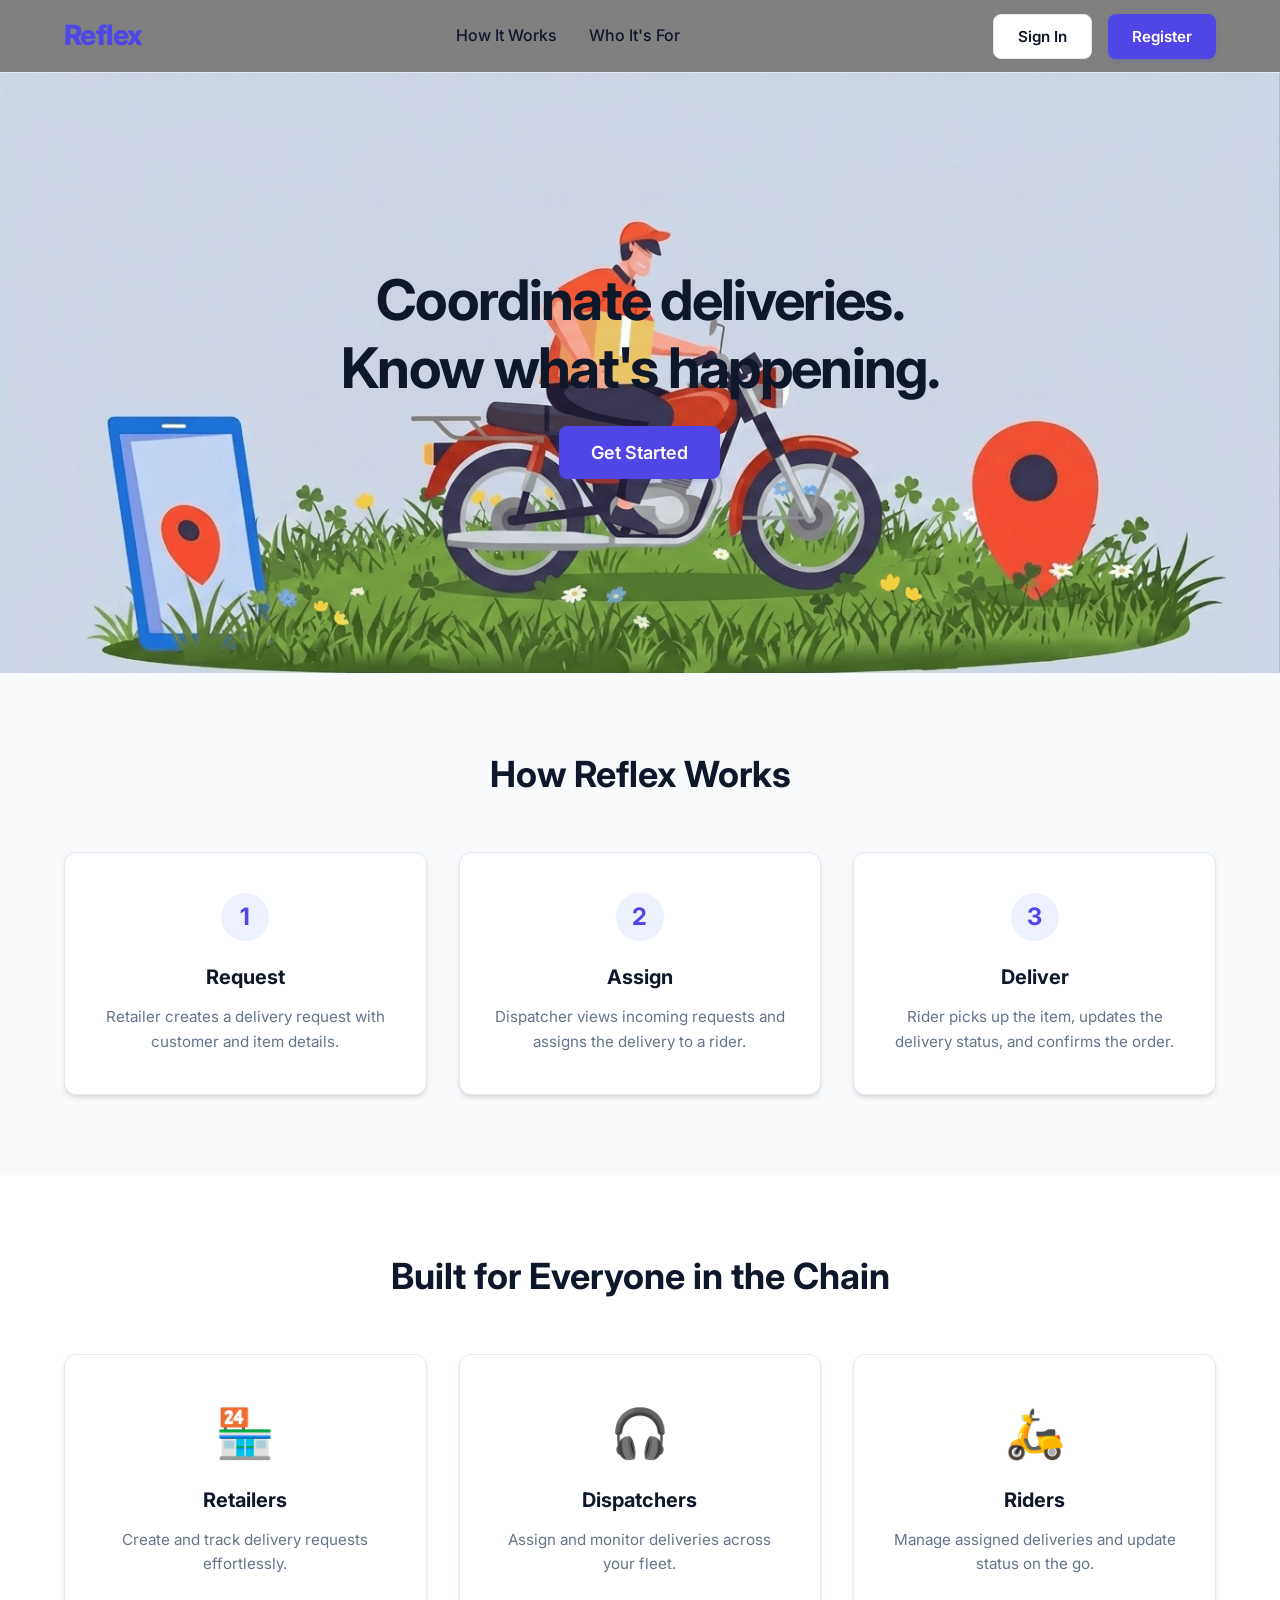
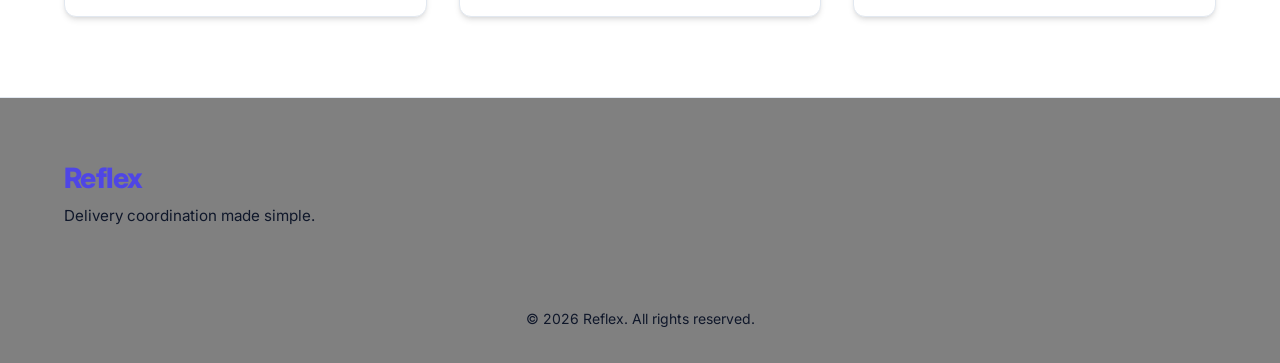
<file: reflex_web/index.html>
<!DOCTYPE html>
<html lang="en">

<head>
    <meta charset="UTF-8">
    <meta name="viewport" content="width=device-width, initial-scale=1.0">
    <title>Reflex - Delivery Management</title>
    <link rel="stylesheet" href="css/style.css">
    <!-- Google Fonts for modern typography -->
    <link href="https://fonts.googleapis.com/css2?family=Inter:wght@400;500;600;700;800&display=swap" rel="stylesheet">
</head>

<body class="landing-body">
    <!-- Header -->
    <header class="landing-header">
        <div class="container header-container">
            <h1 class="logo">Reflex</h1>
            <nav class="nav-links">
                <a href="#how-it-works">How It Works</a>
                <a href="#roles">Who It's For</a>
            </nav>
            <div style="display: flex; gap: 1rem;">
                <button class="btn btn-outline" id="open-login-modal" style="background: white;">Sign In</button>
                <button class="btn btn-primary" id="open-register-modal">Register</button>
            </div>
        </div>
    </header>

    <main>
        <!-- Hero Section -->
        <section class="hero">
            <div class="container hero-container">
                <div class="hero-content">
                    <h2 class="hero-title">Coordinate deliveries.<br>Know what's happening.</h2>
                    <!--<p class="hero-subtitle">Reflex helps retailers, dispatchers and riders manage deliveries seamlessly
                        from request to confirmation.</p>-->
                    <button class="btn btn-primary btn-lg" id="hero-sign-in">Get Started</button>
                </div>
            </div>
        </section>

        <!-- How It Works Section -->
        <section id="how-it-works" class="features-section bg-light">
            <div class="container">
                <h2 class="section-title">How Reflex Works</h2>
                <div class="feature-grid">
                    <div class="feature-card">
                        <div class="feature-number">1</div>
                        <h3>Request</h3>
                        <p>Retailer creates a delivery request with customer and item details.</p>
                    </div>
                    <div class="feature-card">
                        <div class="feature-number">2</div>
                        <h3>Assign</h3>
                        <p>Dispatcher views incoming requests and assigns the delivery to a rider.</p>
                    </div>
                    <div class="feature-card">
                        <div class="feature-number">3</div>
                        <h3>Deliver</h3>
                        <p>Rider picks up the item, updates the delivery status, and confirms the order.</p>
                    </div>
                </div>
            </div>
        </section>

        <!-- Roles Section -->
        <section id="roles" class="features-section">
            <div class="container">
                <h2 class="section-title">Built for Everyone in the Chain</h2>
                <div class="roles-grid">
                    <div class="role-card">
                        <div class="role-icon">🏪</div>
                        <h3>Retailers</h3>
                        <p>Create and track delivery requests effortlessly.</p>
                    </div>
                    <div class="role-card">
                        <div class="role-icon">🎧</div>
                        <h3>Dispatchers</h3>
                        <p>Assign and monitor deliveries across your fleet.</p>
                    </div>
                    <div class="role-card">
                        <div class="role-icon">🛵</div>
                        <h3>Riders</h3>
                        <p>Manage assigned deliveries and update status on the go.</p>
                    </div>
                </div>
            </div>
        </section>
    </main>

    <!-- Global Footer -->
    <footer class="global-footer">
        <div class="container">
            <div class="footer-content">
                <div class="footer-brand">
                    <h2 class="logo footer-logo">Reflex</h2>
                    <p>Delivery coordination made simple.</p>
                </div>
            </div>
            <div class="footer-bottom">
                <p>&copy; 2026 Reflex. All rights reserved.</p>
            </div>
        </div>
    </footer>

    <!-- Login Modal -->
    <div class="modal-overlay" id="login-modal">
        <div class="modal">
            <div class="modal-header">
                <h3>Sign In</h3>
                <button class="close-btn" id="close-login-modal" aria-label="Close modal">&times;</button>
            </div>
            <div class="modal-body">
                <div id="login-error" class="error-message" style="display: none;"></div>

                <form id="login-form">
                    <div class="form-group">
                        <label for="username">Email</label>
                        <input type="email" id="username" name="username" required placeholder="Enter your email">
                    </div>

                    <div class="form-group">
                        <label for="password">Password</label>
                        <div class="password-wrapper">
                            <input type="password" id="password" name="password" required placeholder="Enter password">
                            <button type="button" class="toggle-password" id="toggle-password"
                                aria-label="Show password" title="Show password">
                                <svg id="eye-icon" xmlns="http://www.w3.org/2000/svg" width="20" height="20"
                                    viewBox="0 0 24 24" fill="none" stroke="currentColor" stroke-width="2"
                                    stroke-linecap="round" stroke-linejoin="round">
                                    <path d="M1 12s4-8 11-8 11 8 11 8-4 8-11 8-11-8-11-8z"></path>
                                    <circle cx="12" cy="12" r="3"></circle>
                                </svg>
                                <svg id="eye-off-icon" xmlns="http://www.w3.org/2000/svg" width="20" height="20"
                                    viewBox="0 0 24 24" fill="none" stroke="currentColor" stroke-width="2"
                                    stroke-linecap="round" stroke-linejoin="round" style="display: none;">
                                    <path
                                        d="M17.94 17.94A10.07 10.07 0 0 1 12 20c-7 0-11-8-11-8a18.45 18.45 0 0 1 5.06-5.94M9.9 4.24A9.12 9.12 0 0 1 12 4c7 0 11 8 11 8a18.5 18.5 0 0 1-2.16 3.19m-6.72-1.07a3 3 0 1 1-4.24-4.24">
                                    </path>
                                    <line x1="1" y1="1" x2="23" y2="23"></line>
                                </svg>
                            </button>
                        </div>
                    </div>

                    <button type="submit" class="btn btn-primary btn-block">Sign In</button>
                </form>
            </div>
        </div>
    </div>

    <!-- Registration Modal -->
    <div class="modal-overlay" id="register-modal">
        <div class="modal">
            <div class="modal-header">
                <h3>Create Account</h3>
                <button class="close-btn" id="close-register-modal" aria-label="Close modal">&times;</button>
            </div>
            <div class="modal-body">
                <div id="register-error" class="error-message" style="display: none;"></div>
                <div id="register-success" class="success-message" style="display: none; text-align: center;">
                    Account created successfully.
                    <br>You can now sign in using your email and password.
                    <br><br>
                    <button class="btn btn-primary btn-block" id="switch-to-login">Sign In</button>
                </div>

                <form id="register-form">
                    <div class="form-group">
                        <label for="reg-role">Role</label>
                        <select id="reg-role" name="role" required>
                            <option value="" disabled selected>Select Role</option>
                            <option value="RETAILER">Retailer</option>
                            <option value="DISPATCHER">Dispatcher</option>
                            <option value="RIDER">Rider</option>
                        </select>
                    </div>

                    <div class="form-group">
                        <label for="reg-email">Email</label>
                        <input type="email" id="reg-email" name="email" required placeholder="Enter your email">
                    </div>

                    <div class="form-group">
                        <label for="reg-phone">Phone Number</label>
                        <input type="text" id="reg-phone" name="phone" required placeholder="Enter your phone number">
                    </div>

                    <div class="form-group">
                        <label for="reg-password">Password</label>
                        <div class="password-wrapper">
                            <input type="password" id="reg-password" name="password" required
                                placeholder="Create password">
                            <button type="button" class="toggle-password" id="toggle-reg-password"
                                aria-label="Show password" title="Show password">
                                <svg class="eye-icon" xmlns="http://www.w3.org/2000/svg" width="20" height="20"
                                    viewBox="0 0 24 24" fill="none" stroke="currentColor" stroke-width="2"
                                    stroke-linecap="round" stroke-linejoin="round">
                                    <path d="M1 12s4-8 11-8 11 8 11 8-4 8-11 8-11-8-11-8z"></path>
                                    <circle cx="12" cy="12" r="3"></circle>
                                </svg>
                                <svg class="eye-off-icon" xmlns="http://www.w3.org/2000/svg" width="20" height="20"
                                    viewBox="0 0 24 24" fill="none" stroke="currentColor" stroke-width="2"
                                    stroke-linecap="round" stroke-linejoin="round" style="display: none;">
                                    <path
                                        d="M17.94 17.94A10.07 10.07 0 0 1 12 20c-7 0-11-8-11-8a18.45 18.45 0 0 1 5.06-5.94M9.9 4.24A9.12 9.12 0 0 1 12 4c7 0 11 8 11 8a18.5 18.5 0 0 1-2.16 3.19m-6.72-1.07a3 3 0 1 1-4.24-4.24">
                                    </path>
                                    <line x1="1" y1="1" x2="23" y2="23"></line>
                                </svg>
                            </button>
                        </div>
                    </div>

                    <div class="form-group">
                        <label for="reg-confirm-password">Confirm Password</label>
                        <div class="password-wrapper">
                            <input type="password" id="reg-confirm-password" name="confirm-password" required
                                placeholder="Confirm password">
                            <button type="button" class="toggle-password" id="toggle-reg-confirm-password"
                                aria-label="Show password" title="Show password">
                                <svg class="eye-icon" xmlns="http://www.w3.org/2000/svg" width="20" height="20"
                                    viewBox="0 0 24 24" fill="none" stroke="currentColor" stroke-width="2"
                                    stroke-linecap="round" stroke-linejoin="round">
                                    <path d="M1 12s4-8 11-8 11 8 11 8-4 8-11 8-11-8-11-8z"></path>
                                    <circle cx="12" cy="12" r="3"></circle>
                                </svg>
                                <svg class="eye-off-icon" xmlns="http://www.w3.org/2000/svg" width="20" height="20"
                                    viewBox="0 0 24 24" fill="none" stroke="currentColor" stroke-width="2"
                                    stroke-linecap="round" stroke-linejoin="round" style="display: none;">
                                    <path
                                        d="M17.94 17.94A10.07 10.07 0 0 1 12 20c-7 0-11-8-11-8a18.45 18.45 0 0 1 5.06-5.94M9.9 4.24A9.12 9.12 0 0 1 12 4c7 0 11 8 11 8a18.5 18.5 0 0 1-2.16 3.19m-6.72-1.07a3 3 0 1 1-4.24-4.24">
                                    </path>
                                    <line x1="1" y1="1" x2="23" y2="23"></line>
                                </svg>
                            </button>
                        </div>
                    </div>

                    <button type="submit" class="btn btn-primary btn-block">Create Account</button>
                </form>
            </div>
        </div>
    </div>

    <script src="js/api.js?v=2"></script>
    <script src="js/auth.js?v=2"></script>
    <script>
        document.addEventListener('DOMContentLoaded', () => {
            // Check if already logged in
            if (Auth.isLoggedIn()) {
                Auth.redirectBasedOnRole();
            }

            // Modal logic
            const loginModal = document.getElementById('login-modal');
            const openLoginModalBtn = document.getElementById('open-login-modal');
            const heroSignInBtn = document.getElementById('hero-sign-in');
            const closeLoginModalBtn = document.getElementById('close-login-modal');

            const registerModal = document.getElementById('register-modal');
            const openRegisterModalBtn = document.getElementById('open-register-modal');
            const closeRegisterModalBtn = document.getElementById('close-register-modal');
            const switchToLoginBtn = document.getElementById('switch-to-login');

            const openModal = (modal) => {
                modal.classList.add('active');
                document.body.style.overflow = 'hidden'; // Prevent background scrolling
            };

            const closeModal = (modal) => {
                modal.classList.remove('active');
                document.body.style.overflow = '';
            };

            openLoginModalBtn.addEventListener('click', () => openModal(loginModal));
            heroSignInBtn.addEventListener('click', () => openModal(loginModal));
            closeLoginModalBtn.addEventListener('click', () => closeModal(loginModal));

            openRegisterModalBtn.addEventListener('click', () => openModal(registerModal));
            closeRegisterModalBtn.addEventListener('click', () => closeModal(registerModal));

            switchToLoginBtn.addEventListener('click', () => {
                closeModal(registerModal);
                openModal(loginModal);
            });

            // Close on overlay click
            loginModal.addEventListener('click', (e) => {
                if (e.target === loginModal) closeModal(loginModal);
            });
            registerModal.addEventListener('click', (e) => {
                if (e.target === registerModal) closeModal(registerModal);
            });

            // Password toggle logic helper
            const setupPasswordToggle = (inputEl, btnEl) => {
                const eyeIcon = btnEl.querySelector('.eye-icon') || btnEl.querySelector('svg:first-child');
                const eyeOffIcon = btnEl.querySelector('.eye-off-icon') || btnEl.querySelector('svg:last-child');

                btnEl.addEventListener('click', () => {
                    if (inputEl.type === 'password') {
                        inputEl.type = 'text';
                        if (eyeIcon) eyeIcon.style.display = 'none';
                        if (eyeOffIcon) eyeOffIcon.style.display = 'block';
                        btnEl.setAttribute('aria-label', 'Hide password');
                        btnEl.setAttribute('title', 'Hide password');
                    } else {
                        inputEl.type = 'password';
                        if (eyeIcon) eyeIcon.style.display = 'block';
                        if (eyeOffIcon) eyeOffIcon.style.display = 'none';
                        btnEl.setAttribute('aria-label', 'Show password');
                        btnEl.setAttribute('title', 'Show password');
                    }
                });
            };

            setupPasswordToggle(document.getElementById('password'), document.getElementById('toggle-password'));
            setupPasswordToggle(document.getElementById('reg-password'), document.getElementById('toggle-reg-password'));
            setupPasswordToggle(document.getElementById('reg-confirm-password'), document.getElementById('toggle-reg-confirm-password'));

            // Login submission
            const loginForm = document.getElementById('login-form');
            loginForm.addEventListener('submit', async (e) => {
                e.preventDefault();
                const username = document.getElementById('username').value;
                const password = document.getElementById('password').value;
                const errorDiv = document.getElementById('login-error');
                const btn = loginForm.querySelector('button');

                try {
                    errorDiv.style.display = 'none';
                    btn.textContent = 'Signing In...';
                    btn.disabled = true;

                    await API.login(username, password);
                } catch (error) {
                    errorDiv.textContent = error.message || 'Invalid email or password.';
                    errorDiv.style.display = 'block';
                    btn.textContent = 'Sign In';
                    btn.disabled = false;
                }
            });

            // Register submission
            const registerForm = document.getElementById('register-form');
            registerForm.addEventListener('submit', async (e) => {
                e.preventDefault();

                const email = document.getElementById('reg-email').value;
                const phone = document.getElementById('reg-phone').value;
                const role = document.getElementById('reg-role').value;
                const password = document.getElementById('reg-password').value;
                const confirmPassword = document.getElementById('reg-confirm-password').value;

                const errorDiv = document.getElementById('register-error');
                const successDiv = document.getElementById('register-success');
                const btn = registerForm.querySelector('button');

                errorDiv.style.display = 'none';

                if (password !== confirmPassword) {
                    errorDiv.textContent = 'Passwords do not match.';
                    errorDiv.style.display = 'block';
                    return;
                }

                try {
                    btn.textContent = 'Creating Account...';
                    btn.disabled = true;

                    await API.register({ email, phone, role, password });

                    // Show success
                    registerForm.style.display = 'none';
                    successDiv.style.display = 'block';
                } catch (error) {
                    errorDiv.textContent = error.message || 'Unable to create your account right now. Please try again.';
                    errorDiv.style.display = 'block';
                    btn.textContent = 'Create Account';
                    btn.disabled = false;
                }
            });
        });
    </script>
</body>

</html>
</file>
<file: reflex_web/css/style.css>
:root {
    /* Modern SaaS Color Palette */
    --primary-color: #4F46E5;
    /* Indigo 600 */
    --primary-hover: #4338CA;
    /* Indigo 700 */
    --primary-light: #EEF2FF;
    /* Indigo 50 */

    --bg-color: #F8FAFC;
    /* Slate 50 */
    --bg-light: #F1F5F9;
    /* Slate 100 */
    --card-bg: #FFFFFF;

    --text-main: #0F172A;
    /* Slate 900 */
    --text-muted: #64748B;
    /* Slate 500 */

    --border-color: #E2E8F0;
    /* Slate 200 */

    /* Status Colors */
    --status-pending: #F59E0B;
    /* Amber 500 */
    --status-pending-bg: #FEF3C7;
    --status-assigned: #3B82F6;
    /* Blue 500 */
    --status-assigned-bg: #DBEAFE;
    --status-picked-up: #8B5CF6;
    /* Violet 500 */
    --status-picked-up-bg: #EDE9FE;
    --status-delivered: #10B981;
    /* Emerald 500 */
    --status-delivered-bg: #D1FAE5;

    --radius: 12px;
    --radius-sm: 8px;
    --radius-lg: 16px;

    --shadow-sm: 0 1px 2px 0 rgb(0 0 0 / 0.05);
    --shadow: 0 4px 6px -1px rgb(0 0 0 / 0.1), 0 2px 4px -2px rgb(0 0 0 / 0.1);
    --shadow-md: 0 10px 15px -3px rgb(0 0 0 / 0.1), 0 4px 6px -4px rgb(0 0 0 / 0.1);
    --shadow-lg: 0 20px 25px -5px rgb(0 0 0 / 0.1), 0 8px 10px -6px rgb(0 0 0 / 0.1);

    --container-width: 1200px;
}

* {
    box-sizing: border-box;
    margin: 0;
    padding: 0;
}

body {
    font-family: 'Inter', system-ui, -apple-system, sans-serif;
    background-color: var(--bg-color);
    color: var(--text-main);
    line-height: 1.6;
    -webkit-font-smoothing: antialiased;
}

a {
    text-decoration: none;
    color: inherit;
}

.container {
    max-width: var(--container-width);
    margin: 0 auto;
    padding: 0 1.5rem;
}

/* Typography */
h1,
h2,
h3,
h4 {
    font-weight: 700;
    line-height: 1.2;
    color: var(--text-main);
}

.logo {
    font-size: 1.75rem;
    color: var(--primary-color);
    font-weight: 800;
    letter-spacing: -0.02em;
}

/* Base Buttons */
.btn {
    display: inline-flex;
    align-items: center;
    justify-content: center;
    padding: 0.75rem 1.5rem;
    font-weight: 600;
    font-family: inherit;
    font-size: 0.95rem;
    border: none;
    border-radius: var(--radius-sm);
    cursor: pointer;
    text-align: center;
    transition: all 0.2s ease;
}

.btn:disabled {
    opacity: 0.6;
    cursor: not-allowed;
}

.btn-primary {
    background-color: var(--primary-color);
    color: white;
    box-shadow: 0 2px 4px rgba(79, 70, 229, 0.2);
}

.btn-primary:hover:not(:disabled) {
    background-color: var(--primary-hover);
    transform: translateY(-1px);
    box-shadow: 0 4px 6px rgba(79, 70, 229, 0.3);
}

.btn-lg {
    padding: 1rem 2rem;
    font-size: 1.125rem;
}

.btn-block {
    width: 100%;
}

.btn-outline {
    background-color: transparent;
    border: 1px solid var(--border-color);
    color: var(--text-main);
}

.btn-outline:hover {
    background-color: var(--bg-light);
    border-color: #CBD5E1;
}

/* Landing Page Styles */
.landing-body {
    background-color: var(--card-bg);
}

.landing-header {
    background: grey;
    border-bottom: 1px solid var(--border-color);
    position: sticky;
    top: 0;
    z-index: 40;
}

.header-container {
    display: flex;
    justify-content: space-between;
    align-items: center;
    height: 72px;
}

.nav-links {
    display: flex;
    gap: 2rem;
}

.nav-links a {
    color: var(--text-main);
    font-weight: 500;
    transition: color 0.2s;
}

.nav-links a:hover {
    color: var(--primary-color);
}

/* Hero Section */
.hero {
    padding: 6rem 0;
    text-align: center;
    position: relative;
    min-height: 600px;
    display: flex;
    align-items: center;
    background-image: url("../images/delivery.png");
    background-size: cover;
    background-position: center;
    background-repeat: no-repeat;
}


.hero-title {
    font-size: 3.5rem;
    letter-spacing: -0.03em;
    margin-bottom: 1.5rem;
    color: var(--text-main);
}

/*.hero-subtitle {
    font-size: 1.25rem;
    color: var(--text-main);
    max-width: 600px;
    margin: 0 auto 2.5rem;
    z-index: 2;
}

/* Features Sections */
.features-section {
    padding: 5rem 0;
}

.bg-light {
    background-color: var(--bg-color);
}

.section-title {
    text-align: center;
    font-size: 2.25rem;
    margin-bottom: 3.5rem;
}

.feature-grid,
.roles-grid {
    display: grid;
    grid-template-columns: repeat(auto-fit, minmax(300px, 1fr));
    gap: 2rem;
}

.feature-card,
.role-card {
    background: var(--card-bg);
    padding: 2.5rem 2rem;
    border-radius: var(--radius);
    box-shadow: var(--shadow);
    border: 1px solid var(--border-color);
    text-align: center;
    transition: transform 0.2s ease, box-shadow 0.2s ease;
}

.feature-card:hover,
.role-card:hover {
    transform: translateY(-4px);
    box-shadow: var(--shadow-md);
}

.feature-number {
    width: 48px;
    height: 48px;
    background: var(--primary-light);
    color: var(--primary-color);
    border-radius: 50%;
    display: flex;
    align-items: center;
    justify-content: center;
    font-size: 1.5rem;
    font-weight: 700;
    margin: 0 auto 1.5rem;
}

.role-icon {
    font-size: 3rem;
    margin-bottom: 1rem;
}

.feature-card h3,
.role-card h3 {
    margin-bottom: 1rem;
    font-size: 1.25rem;
}

.feature-card p,
.role-card p {
    color: var(--text-muted);
    font-size: 0.95rem;
}

/* Global Footer */
.global-footer {
    background: gray;
    border-top: 1px solid var(--border-color);
    padding: 4rem 0 2rem;
    margin-top: auto;
}

.footer-content {
    display: flex;
    justify-content: space-between;
    margin-bottom: 3rem;
}

.footer-logo {
    margin-bottom: 0.5rem;
}

.footer-brand p {
    color: var(--text-main);
    font-size: 0.95rem;
}

.footer-bottom {
    / border-top: 1px solid grey;
    padding-top: 2rem;
    text-align: center;
    color: var(--text-main);
    font-size: 0.875rem;
}

/* Modal Overlay */
.modal-overlay {
    position: fixed;
    top: 0;
    left: 0;
    right: 0;
    bottom: 0;
    background-color: rgba(15, 23, 42, 0.6);
    backdrop-filter: blur(4px);
    display: flex;
    justify-content: center;
    align-items: center;
    z-index: 100;
    opacity: 0;
    visibility: hidden;
    transition: opacity 0.2s ease, visibility 0.2s ease;
}

.modal-overlay.active {
    opacity: 1;
    visibility: visible;
}

.modal {
    background: var(--card-bg);
    border-radius: var(--radius-lg);
    width: 100%;
    max-width: 440px;
    box-shadow: var(--shadow-lg);
    transform: scale(0.95) translateY(20px);
    transition: transform 0.3s cubic-bezier(0.16, 1, 0.3, 1);
    margin: 1rem;
}

.modal-overlay.active .modal {
    transform: scale(1) translateY(0);
}

.modal-header {
    padding: 1.5rem 2rem;
    border-bottom: 1px solid var(--border-color);
    display: flex;
    justify-content: space-between;
    align-items: center;
}

.modal-header h3 {
    font-size: 1.25rem;
    margin: 0;
}

.close-btn {
    background: none;
    border: none;
    font-size: 1.5rem;
    color: var(--text-muted);
    cursor: pointer;
    line-height: 1;
    transition: color 0.2s;
}

.close-btn:hover {
    color: var(--text-main);
}

.modal-body {
    padding: 2rem;
}

.modal-footer {
    padding: 1.5rem 2rem;
    border-top: 1px solid var(--border-color);
    display: flex;
    justify-content: flex-end;
    gap: 1rem;
    background-color: var(--bg-light);
    border-bottom-left-radius: var(--radius-lg);
    border-bottom-right-radius: var(--radius-lg);
}

/* Forms */
.form-group {
    margin-bottom: 1.5rem;
}

label {
    display: block;
    margin-bottom: 0.5rem;
    font-weight: 500;
    font-size: 0.9rem;
    color: var(--text-main);
}

input[type="text"],
input[type="email"],
input[type="password"],
select {
    width: 100%;
    padding: 0.75rem 1rem;
    border: 1px solid #CBD5E1;
    border-radius: var(--radius-sm);
    font-family: inherit;
    font-size: 1rem;
    color: var(--text-main);
    background-color: var(--card-bg);
    transition: border-color 0.15s ease, box-shadow 0.15s ease;
}

input::placeholder {
    color: #94A3B8;
}

input:focus,
select:focus {
    outline: none;
    border-color: var(--primary-color);
    box-shadow: 0 0 0 3px rgba(79, 70, 229, 0.15);
}

.password-wrapper {
    position: relative;
    display: flex;
    align-items: center;
}

.password-wrapper input {
    padding-right: 3rem;
}

.toggle-password {
    position: absolute;
    right: 0.75rem;
    background: none;
    border: none;
    color: var(--text-muted);
    cursor: pointer;
    display: flex;
    align-items: center;
    justify-content: center;
    padding: 0.25rem;
}

.toggle-password:hover {
    color: var(--text-main);
}

/* Alerts */
.error-message,
.success-message {
    padding: 1rem;
    border-radius: var(--radius-sm);
    margin-bottom: 1.5rem;
    font-size: 0.9rem;
    font-weight: 500;
}

.error-message {
    background-color: #FEF2F2;
    color: #B91C1C;
    border: 1px solid #FCA5A5;
}

.success-message {
    background-color: #ECFDF5;
    color: #047857;
    border: 1px solid #6EE7B7;
}

/* Dashboard Layout */
.dashboard-layout {
    display: flex;
    flex-direction: column;
    min-height: 100vh;
}

.header {
    background: gray;
    border-bottom: 1px solid var(--border-color);
    padding: 0 2rem;
    height: 72px;
    display: flex;
    justify-content: space-between;
    align-items: center;
    position: sticky;
    top: 0;
    z-index: 10;
    box-shadow: 0 1px 3px 0 rgb(0 0 0 / 0.05);
}

.header-left {
    display: flex;
    align-items: center;
    gap: 1.5rem;
}

.header .logo {
    margin-bottom: 0;
    font-size: 1.5rem;
}

.page-title {
    color: var(--text-main);
    font-weight: 500;
    font-size: 1.1rem;
    border-left: 1px solid var(--border-color);
    padding-left: 1.5rem;
}

.header-right {
    display: flex;
    align-items: center;
    gap: 1.5rem;
}

.user-info {
    font-weight: 600;
    font-size: 0.95rem;
    color: var(--text-main);
}

.logout-btn {
    background: var(--bg-light);
    border: 1px solid var(--border-color);
    padding: 0.5rem 1rem;
    border-radius: var(--radius-sm);
    color: var(--text-main);
    cursor: pointer;
    font-size: 0.875rem;
    font-weight: 500;
    transition: all 0.2s;
}

.logout-btn:hover {
    background-color: #FEE2E2;
    color: #B91C1C;
    border-color: #FCA5A5;
}

.main-content {
    padding: 2.5rem 2rem;
    flex: 1;
    max-width: var(--container-width);
    margin: 0 auto;
    width: 100%;
}

/* Dashboard Cards */
.summary-cards {
    display: grid;
    grid-template-columns: repeat(auto-fit, minmax(240px, 1fr));
    gap: 1.5rem;
    margin-bottom: 2.5rem;
}

.card {
    background: var(--card-bg);
    padding: 1.5rem;
    border-radius: var(--radius);
    box-shadow: var(--shadow-sm);
    border: 1px solid var(--border-color);
    transition: box-shadow 0.2s;
}

.card:hover {
    box-shadow: var(--shadow);
}

.card-title {
    color: var(--text-muted);
    font-size: 0.875rem;
    font-weight: 600;
    text-transform: uppercase;
    letter-spacing: 0.05em;
    margin-bottom: 0.75rem;
}

.card-value {
    font-size: 2.25rem;
    font-weight: 700;
    color: var(--text-main);
    line-height: 1;
}

/* Tables */
.table-container {
    background: var(--card-bg);
    border-radius: var(--radius);
    box-shadow: var(--shadow-sm);
    border: 1px solid var(--border-color);
    overflow-x: auto;
}

table {
    width: 100%;
    border-collapse: collapse;
}

th,
td {
    padding: 1.25rem 1.5rem;
    text-align: left;
    border-bottom: 1px solid var(--border-color);
}

th {
    background-color: var(--bg-light);
    font-weight: 600;
    color: var(--text-muted);
    font-size: 0.875rem;
    text-transform: uppercase;
    letter-spacing: 0.025em;
}

tbody tr {
    transition: background-color 0.15s;
}

tbody tr:hover {
    background-color: #F8FAFC;
}

tbody tr:last-child td {
    border-bottom: none;
}

td {
    font-size: 0.95rem;
}

/* Badges */
.badge {
    display: inline-flex;
    align-items: center;
    padding: 0.25rem 0.75rem;
    border-radius: 9999px;
    font-size: 0.75rem;
    font-weight: 600;
    letter-spacing: 0.025em;
}

.badge-PENDING {
    background-color: var(--status-pending-bg);
    color: var(--status-pending);
}

.badge-ASSIGNED {
    background-color: var(--status-assigned-bg);
    color: var(--status-assigned);
}

.badge-PICKED_UP {
    background-color: var(--status-picked-up-bg);
    color: var(--status-picked-up);
}

.badge-DELIVERED {
    background-color: var(--status-delivered-bg);
    color: var(--status-delivered);
}

/* Filter Tabs */
.filter-tabs {
    display: flex;
    gap: 0.5rem;
    margin-bottom: 1.5rem;
    overflow-x: auto;
    padding-bottom: 0.5rem;
}

.filter-tab {
    padding: 0.5rem 1.25rem;
    background: var(--card-bg);
    border: 1px solid var(--border-color);
    border-radius: 9999px;
    cursor: pointer;
    font-size: 0.875rem;
    font-weight: 500;
    white-space: nowrap;
    transition: all 0.2s;
}

.filter-tab:hover {
    background-color: var(--bg-light);
}

.filter-tab.active {
    background: var(--text-main);
    color: white;
    border-color: var(--text-main);
}

/* Utilities */
.mb-1 {
    margin-bottom: 0.5rem;
}

.mb-2 {
    margin-bottom: 1rem;
}

.mb-4 {
    margin-bottom: 2rem;
}

.flex {
    display: flex;
}

.justify-between {
    justify-content: space-between;
}

.align-center {
    align-items: center;
}

.hidden {
    display: none !important;
}

.text-center {
    text-align: center;
}

/* Responsive adjustments */
@media (max-width: 768px) {
    .hero-title {
        font-size: 2.5rem;
    }

    .header {
        padding: 0 1rem;
    }

    .page-title {
        display: none;
    }

    .nav-links {
        display: none;
    }

    .main-content {
        padding: 1.5rem 1rem;
    }

    .modal {
        margin: 1rem;
    }

    .mobile-card {
        background: var(--card-bg);
        border: 1px solid var(--border-color);
        border-radius: var(--radius);
        padding: 1.25rem;
        box-shadow: var(--shadow-sm);
        margin-bottom: 1rem;
    }

    .mobile-card .detail-row {
        margin-bottom: 0.75rem;
        display: flex;
        justify-content: space-between;
        align-items: center;
    }

    .mobile-card .detail-label {
        color: var(--text-muted);
        font-size: 0.875rem;
    }

    .mobile-card .detail-value {
        font-weight: 500;
        font-size: 0.95rem;
    }

    .action-bar {
        margin-top: 1rem;
        padding-top: 1rem;
        border-top: 1px solid var(--border-color);
    }
}
</file>
